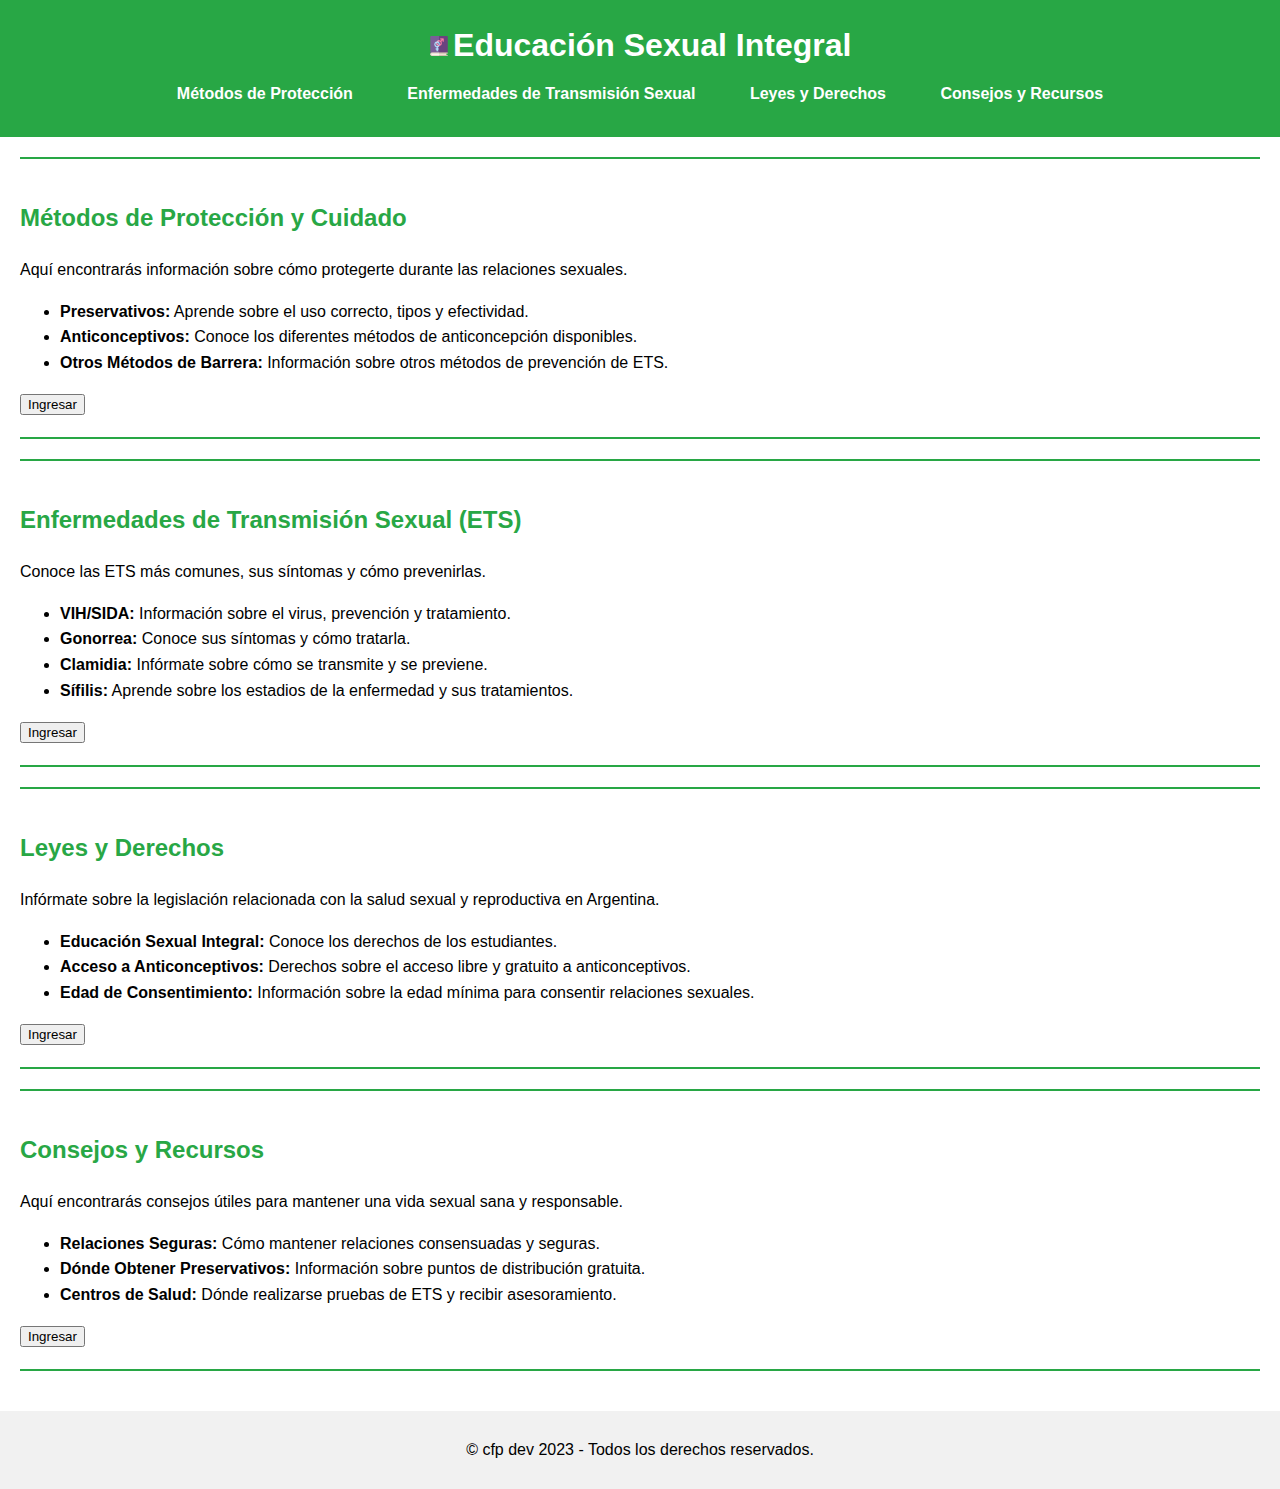
<file: index.html>
<!DOCTYPE html>
<html lang="es">
<head>
    <meta charset="UTF-8">
    <meta name="viewport" content="width=device-width, initial-scale=1.0">
    <title>Educación Sexual Integral</title>
    <link rel="icon" href="images/educacion-sexual.png" type="image/png">
    <link rel="stylesheet" href="styles/styles.css">
</head>
<body>
    <header>
        <img src="images/libro.png" width="20" height="20" style="display: inline; margin-top: 10px;">
        <h1 style="display: inline;">Educación Sexual Integral</h1>
        <nav>
            <ul>
                <li><a href="#metodos">Métodos de Protección</a></li>
                <li><a href="#ets">Enfermedades de Transmisión Sexual</a></li>
                <li><a href="#leyes">Leyes y Derechos</a></li>
                <li><a href="#consejos">Consejos y Recursos</a></li>
            </ul>
        </nav>
    </header>

    <main>
        <section id="metodos">
            <h2>Métodos de Protección y Cuidado</h2>
            <p>Aquí encontrarás información sobre cómo protegerte durante las relaciones sexuales.</p>
            <ul>
                <li><strong>Preservativos:</strong> Aprende sobre el uso correcto, tipos y efectividad.</li>
                <li><strong>Anticonceptivos:</strong> Conoce los diferentes métodos de anticoncepción disponibles.</li>
                <li><strong>Otros Métodos de Barrera:</strong> Información sobre otros métodos de prevención de ETS.</li>
            </ul>
            <button onclick="location.href='pages/metodos.html'">Ingresar</button>
        </section>

        <section id="ets">
            <h2>Enfermedades de Transmisión Sexual (ETS)</h2>
            <p>Conoce las ETS más comunes, sus síntomas y cómo prevenirlas.</p>
            <ul>
                <li><strong>VIH/SIDA:</strong> Información sobre el virus, prevención y tratamiento.</li>
                <li><strong>Gonorrea:</strong> Conoce sus síntomas y cómo tratarla.</li>
                <li><strong>Clamidia:</strong> Infórmate sobre cómo se transmite y se previene.</li>
                <li><strong>Sífilis:</strong> Aprende sobre los estadios de la enfermedad y sus tratamientos.</li>
            </ul>
            <button onclick="location.href='pages/ets.html'">Ingresar</button>
        </section>

        <section id="leyes">
            <h2>Leyes y Derechos</h2>
            <p>Infórmate sobre la legislación relacionada con la salud sexual y reproductiva en Argentina.</p>
            <ul>
                <li><strong>Educación Sexual Integral:</strong> Conoce los derechos de los estudiantes.</li>
                <li><strong>Acceso a Anticonceptivos:</strong> Derechos sobre el acceso libre y gratuito a anticonceptivos.</li>
                <li><strong>Edad de Consentimiento:</strong> Información sobre la edad mínima para consentir relaciones sexuales.</li>
            </ul>
            <button onclick="location.href='pages/leyes.html'">Ingresar</button>
        </section>

        <section id="consejos">
            <h2>Consejos y Recursos</h2>
            <p>Aquí encontrarás consejos útiles para mantener una vida sexual sana y responsable.</p>
            <ul>
                <li><strong>Relaciones Seguras:</strong> Cómo mantener relaciones consensuadas y seguras.</li>
                <li><strong>Dónde Obtener Preservativos:</strong> Información sobre puntos de distribución gratuita.</li>
                <li><strong>Centros de Salud:</strong> Dónde realizarse pruebas de ETS y recibir asesoramiento.</li>
            </ul>
            <button onclick="location.href='pages/consejos.html'">Ingresar</button>
        </section>
    </main>

    <footer>
        <p>&copy; cfp dev 2023 - Todos los derechos reservados.</p>
    </footer>
</body>
</html>
</file>
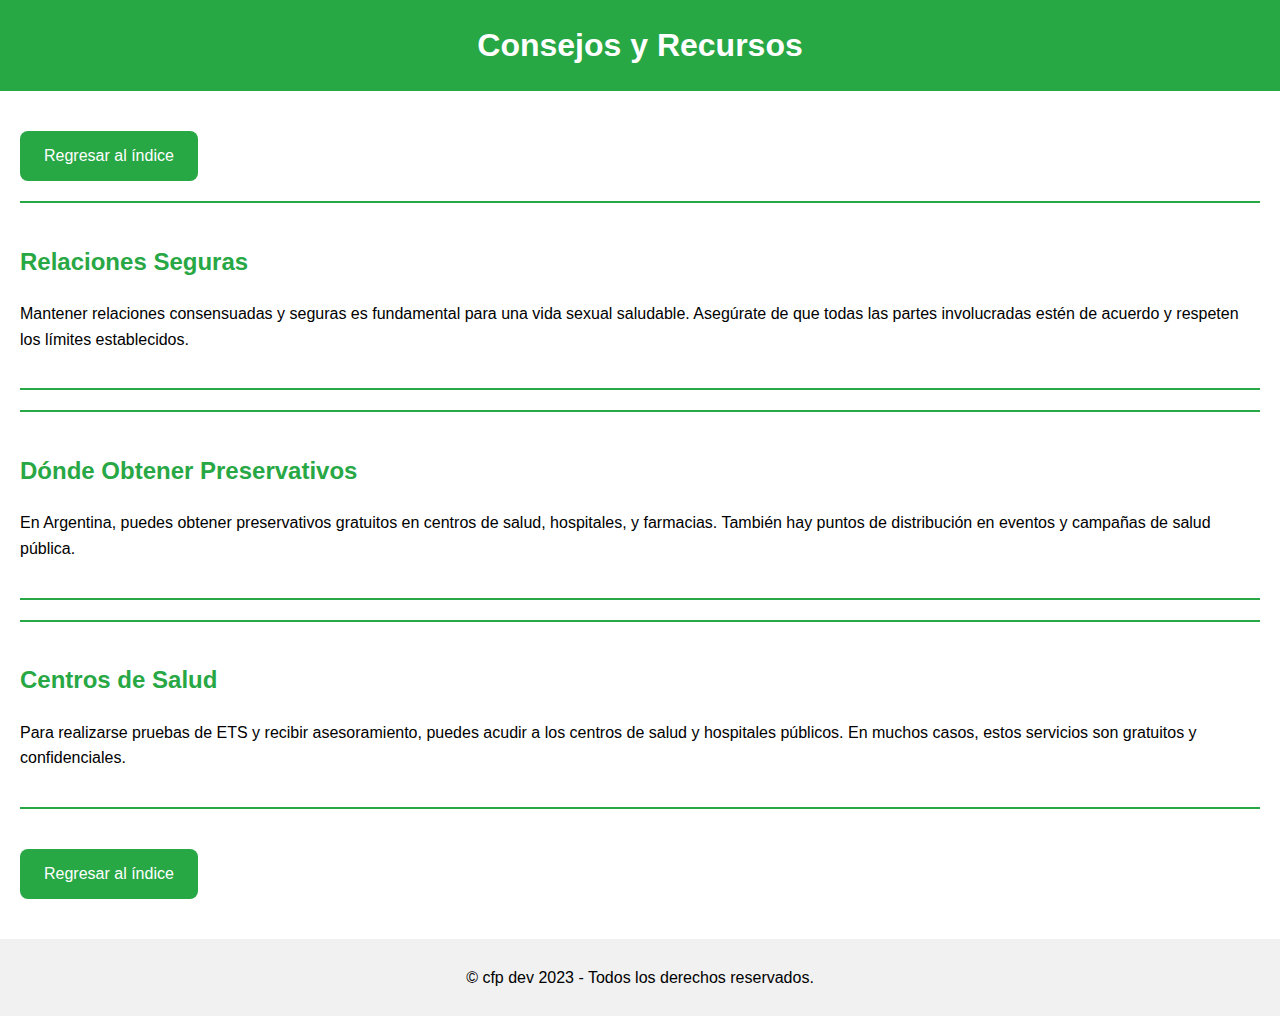
<file: pages/consejos.html>
<!DOCTYPE html>
<html lang="es">
<head>
    <meta charset="UTF-8">
    <meta name="viewport" content="width=device-width, initial-scale=1.0">
    <title>Consejos y Recursos</title>
    <link rel="icon" href="../images/educacion-sexual.png" type="image/png">
    <link rel="stylesheet" href="../styles/styles.css">
</head>
<body>
    
    <header>
        <h1>Consejos y Recursos</h1>
    </header>

    <main>
        <a href="../index.html" class="button footer-button">Regresar al índice</a>

        <section>
            <h2>Relaciones Seguras</h2>
            <p>Mantener relaciones consensuadas y seguras es fundamental para una vida sexual saludable. Asegúrate de que todas las partes involucradas estén de acuerdo y respeten los límites establecidos.</p>
        </section>

        <section>
            <h2>Dónde Obtener Preservativos</h2>
            <p>En Argentina, puedes obtener preservativos gratuitos en centros de salud, hospitales, y farmacias. También hay puntos de distribución en eventos y campañas de salud pública.</p>
        </section>

        <section>
            <h2>Centros de Salud</h2>
            <p>Para realizarse pruebas de ETS y recibir asesoramiento, puedes acudir a los centros de salud y hospitales públicos. En muchos casos, estos servicios son gratuitos y confidenciales.</p>
        </section>
        <a href="../index.html" class="button footer-button">Regresar al índice</a>

    </main>

    <footer>
        <p>&copy; cfp dev 2023 - Todos los derechos reservados.</p>
    </footer>
</body>
</html>
</file>
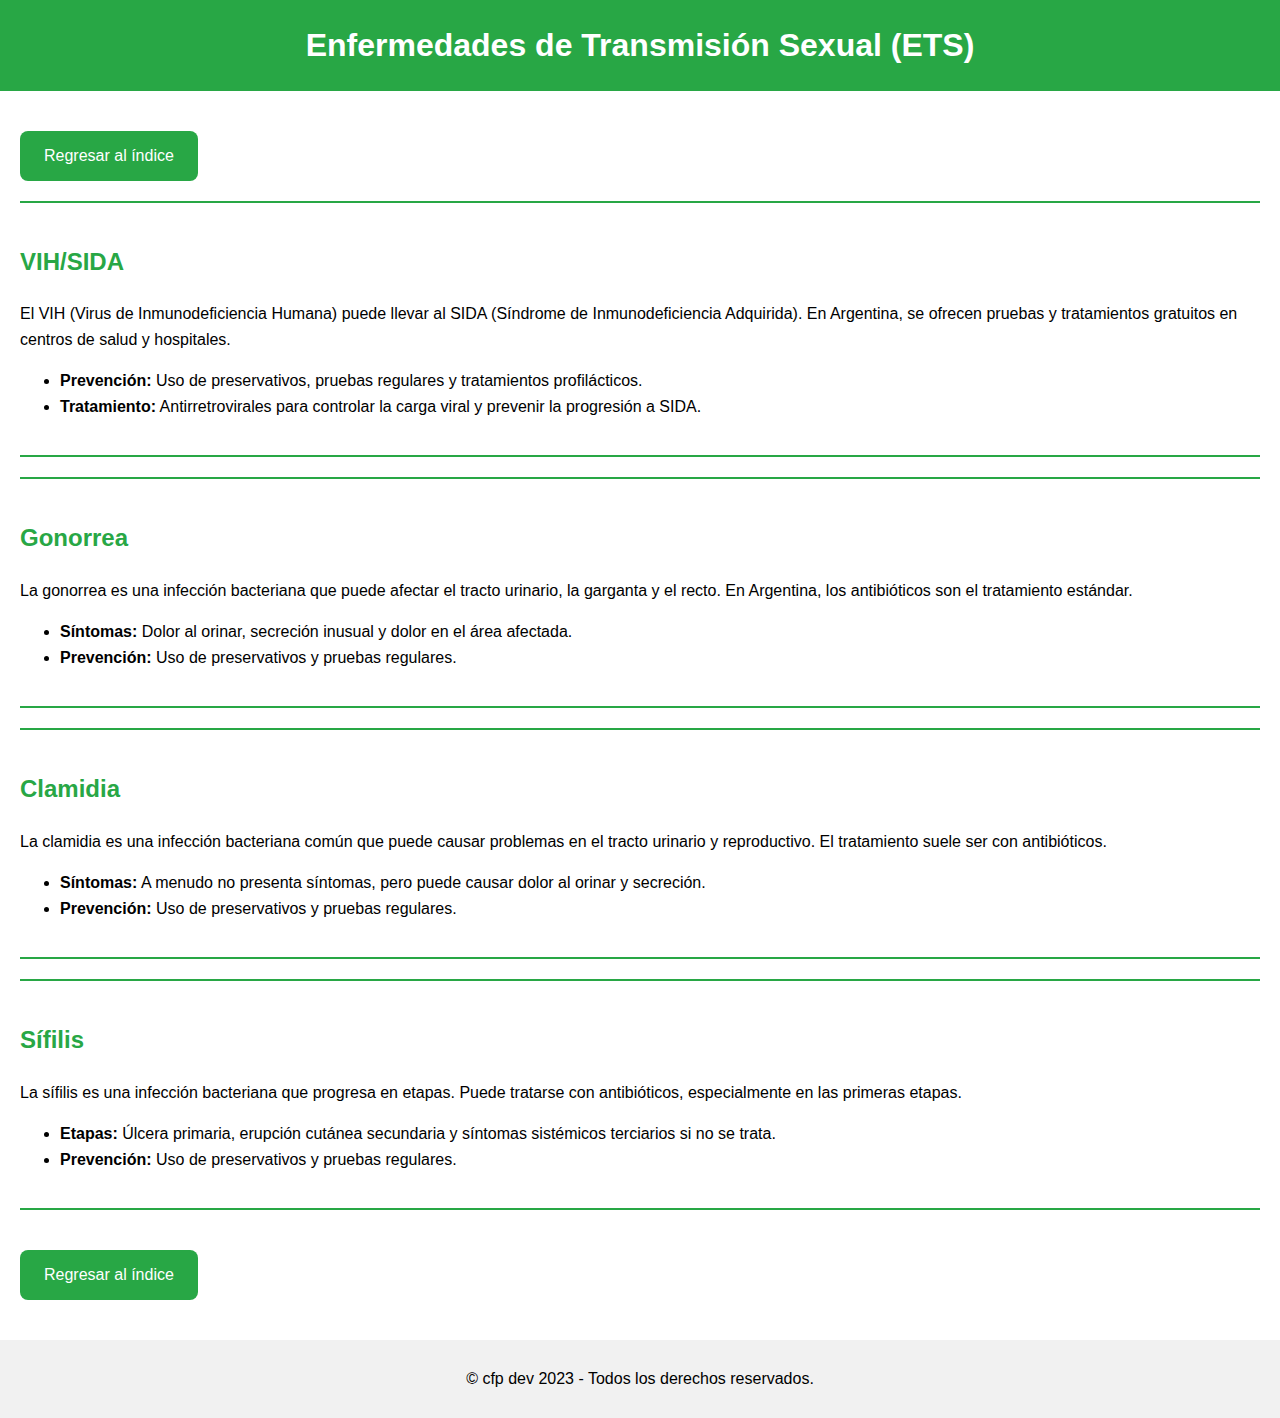
<file: pages/ets.html>
<!DOCTYPE html>
<html lang="es">
<head>
    <meta charset="UTF-8">
    <meta name="viewport" content="width=device-width, initial-scale=1.0">
    <title>Enfermedades de Transmisión Sexual (ETS)</title>
    <link rel="icon" href="../images/educacion-sexual.png" type="image/png">
    <link rel="stylesheet" href="../styles/styles.css">
</head>
<body>
    <header>
        <h1>Enfermedades de Transmisión Sexual (ETS)</h1>
    </header>

    <main>
        <a href="../index.html" class="button footer-button">Regresar al índice</a>

        <section>
            <h2>VIH/SIDA</h2>
            <p>El VIH (Virus de Inmunodeficiencia Humana) puede llevar al SIDA (Síndrome de Inmunodeficiencia Adquirida). En Argentina, se ofrecen pruebas y tratamientos gratuitos en centros de salud y hospitales.</p>
            <ul>
                <li><strong>Prevención:</strong> Uso de preservativos, pruebas regulares y tratamientos profilácticos.</li>
                <li><strong>Tratamiento:</strong> Antirretrovirales para controlar la carga viral y prevenir la progresión a SIDA.</li>
            </ul>
        </section>

        <section>
            <h2>Gonorrea</h2>
            <p>La gonorrea es una infección bacteriana que puede afectar el tracto urinario, la garganta y el recto. En Argentina, los antibióticos son el tratamiento estándar.</p>
            <ul>
                <li><strong>Síntomas:</strong> Dolor al orinar, secreción inusual y dolor en el área afectada.</li>
                <li><strong>Prevención:</strong> Uso de preservativos y pruebas regulares.</li>
            </ul>
        </section>

        <section>
            <h2>Clamidia</h2>
            <p>La clamidia es una infección bacteriana común que puede causar problemas en el tracto urinario y reproductivo. El tratamiento suele ser con antibióticos.</p>
            <ul>
                <li><strong>Síntomas:</strong> A menudo no presenta síntomas, pero puede causar dolor al orinar y secreción.</li>
                <li><strong>Prevención:</strong> Uso de preservativos y pruebas regulares.</li>
            </ul>
        </section>

        <section>
            <h2>Sífilis</h2>
            <p>La sífilis es una infección bacteriana que progresa en etapas. Puede tratarse con antibióticos, especialmente en las primeras etapas.</p>
            <ul>
                <li><strong>Etapas:</strong> Úlcera primaria, erupción cutánea secundaria y síntomas sistémicos terciarios si no se trata.</li>
                <li><strong>Prevención:</strong> Uso de preservativos y pruebas regulares.</li>
            </ul>
        </section>
        <a href="../index.html" class="button footer-button">Regresar al índice</a>
    </main>

    <footer>
        <p>&copy; cfp dev 2023 - Todos los derechos reservados.</p>
    </footer>
</body>
</html>
</file>
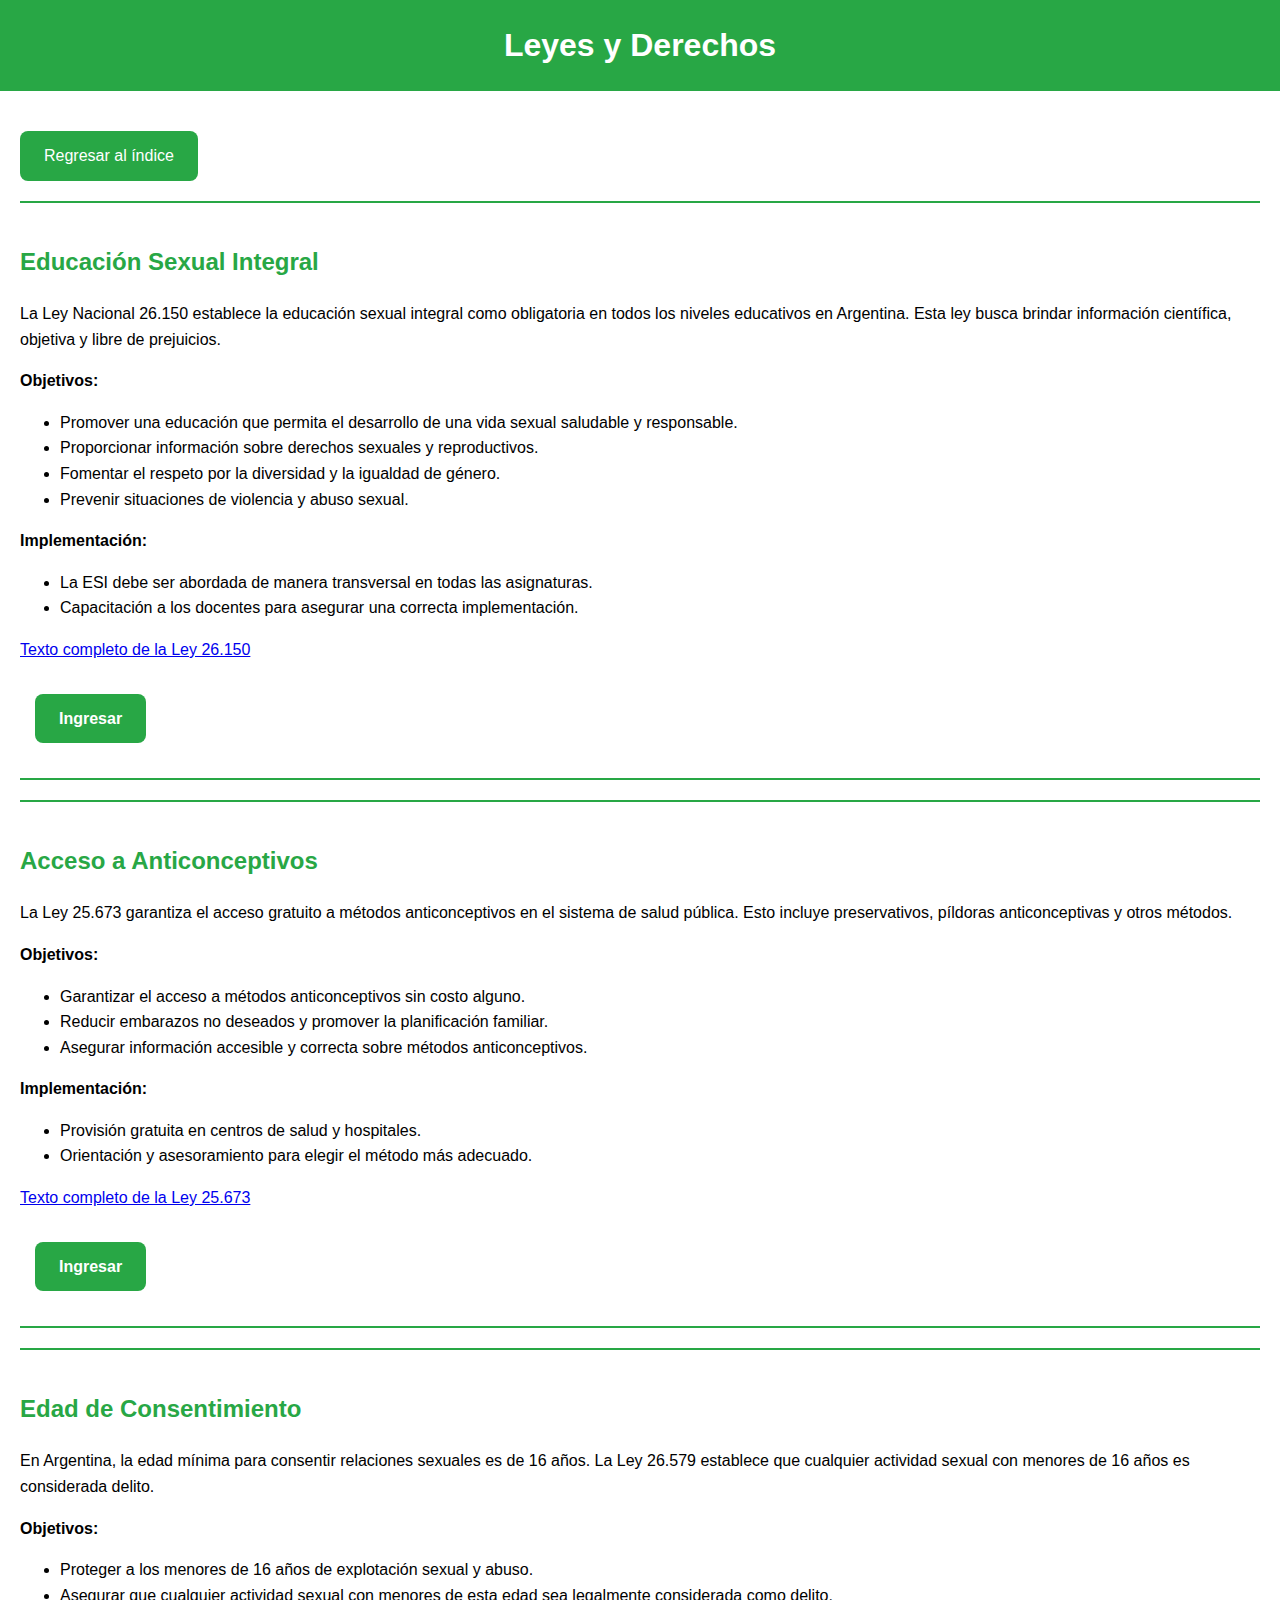
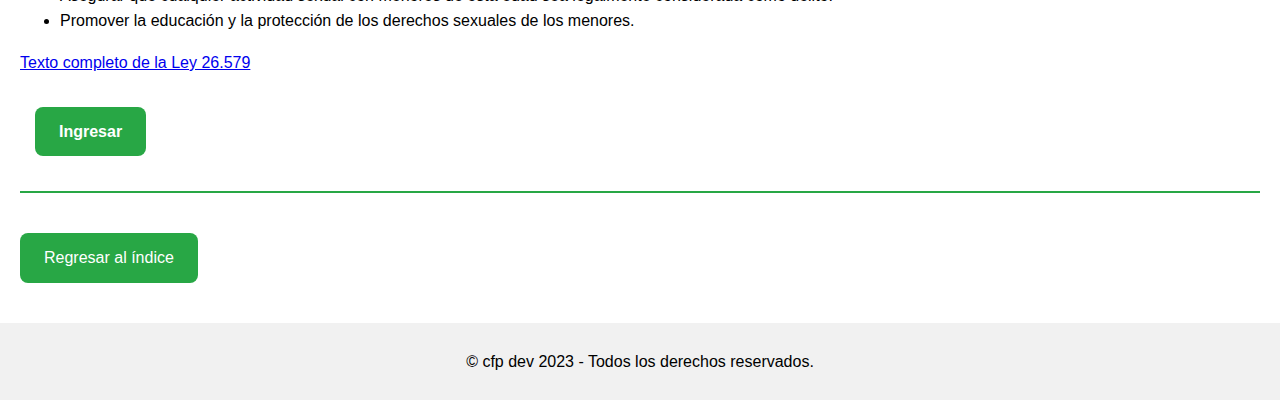
<file: pages/leyes.html>
<!DOCTYPE html>
<html lang="es">
<head>
    <meta charset="UTF-8">
    <meta name="viewport" content="width=device-width, initial-scale=1.0">
    <title>Leyes y Derechos</title>
    <link rel="icon" href="../images/educacion-sexual.png" type="image/png">
    <link rel="stylesheet" href="../styles/styles.css">
</head>
<body>
    <header>
        <h1>Leyes y Derechos</h1>
    </header>

    <main>
        <a href="../index.html" class="button footer-button">Regresar al índice</a>

        <section>
            <h2>Educación Sexual Integral</h2>
            <p>La Ley Nacional 26.150 establece la educación sexual integral como obligatoria en todos los niveles educativos en Argentina. Esta ley busca brindar información científica, objetiva y libre de prejuicios.</p>
            <p><strong>Objetivos:</strong></p>
            <ul>
                <li>Promover una educación que permita el desarrollo de una vida sexual saludable y responsable.</li>
                <li>Proporcionar información sobre derechos sexuales y reproductivos.</li>
                <li>Fomentar el respeto por la diversidad y la igualdad de género.</li>
                <li>Prevenir situaciones de violencia y abuso sexual.</li>
            </ul>
            <p><strong>Implementación:</strong></p>
            <ul>
                <li>La ESI debe ser abordada de manera transversal en todas las asignaturas.</li>
                <li>Capacitación a los docentes para asegurar una correcta implementación.</li>
            </ul>
            <p><a href="https://www.argentina.gob.ar/normativa/nacional/ley-26150-246636" target="_blank">Texto completo de la Ley 26.150</a></p>
            <a href="metodos.html" class="button ingresar-button">Ingresar</a>
        </section>

        <section>
            <h2>Acceso a Anticonceptivos</h2>
            <p>La Ley 25.673 garantiza el acceso gratuito a métodos anticonceptivos en el sistema de salud pública. Esto incluye preservativos, píldoras anticonceptivas y otros métodos.</p>
            <p><strong>Objetivos:</strong></p>
            <ul>
                <li>Garantizar el acceso a métodos anticonceptivos sin costo alguno.</li>
                <li>Reducir embarazos no deseados y promover la planificación familiar.</li>
                <li>Asegurar información accesible y correcta sobre métodos anticonceptivos.</li>
            </ul>
            <p><strong>Implementación:</strong></p>
            <ul>
                <li>Provisión gratuita en centros de salud y hospitales.</li>
                <li>Orientación y asesoramiento para elegir el método más adecuado.</li>
            </ul>
            <p><a href="https://www.argentina.gob.ar/normativa/nacional/ley-25673-246855" target="_blank">Texto completo de la Ley 25.673</a></p>
            <a href="metodos.html" class="button ingresar-button">Ingresar</a>
        </section>

        <section>
            <h2>Edad de Consentimiento</h2>
            <p>En Argentina, la edad mínima para consentir relaciones sexuales es de 16 años. La Ley 26.579 establece que cualquier actividad sexual con menores de 16 años es considerada delito.</p>
            <p><strong>Objetivos:</strong></p>
            <ul>
                <li>Proteger a los menores de 16 años de explotación sexual y abuso.</li>
                <li>Asegurar que cualquier actividad sexual con menores de esta edad sea legalmente considerada como delito.</li>
                <li>Promover la educación y la protección de los derechos sexuales de los menores.</li>
            </ul>
            <p><a href="https://www.argentina.gob.ar/normativa/nacional/ley-26579-245268" target="_blank">Texto completo de la Ley 26.579</a></p>
            <a href="metodos.html" class="button ingresar-button">Ingresar</a>
        </section>

        <a href="../index.html" class="button footer-button">Regresar al índice</a>
    </main>

    <footer>
        <p>&copy; cfp dev 2023 - Todos los derechos reservados.</p>
    </footer>
</body>
</html>
</file>
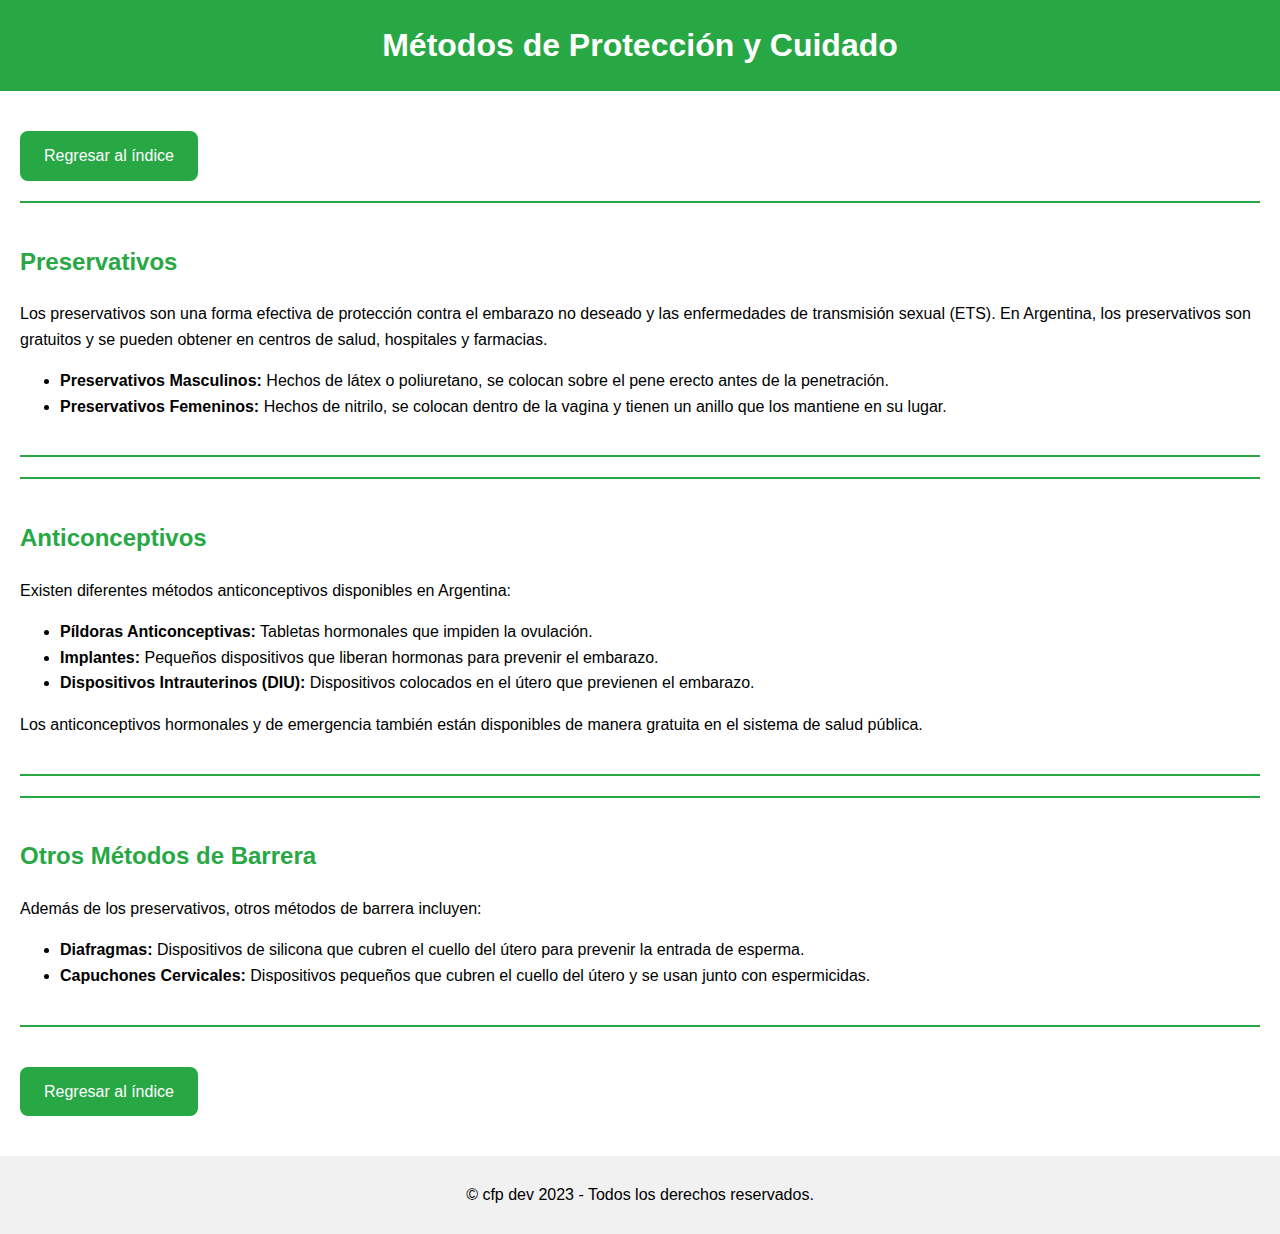
<file: pages/metodos.html>
<!DOCTYPE html>
<html lang="es">
<head>
    <meta charset="UTF-8">
    <meta name="viewport" content="width=device-width, initial-scale=1.0">
    <title>Métodos de Protección y Cuidado</title>
    <link rel="icon" href="../images/educacion-sexual.png" type="image/png">
    <link rel="stylesheet" href="../styles/styles.css">
</head>
<body>
    <header>
        <h1>Métodos de Protección y Cuidado</h1>
    </header>

    <main>
        <a href="../index.html" class="button footer-button">Regresar al índice</a>

        <section>
            <h2>Preservativos</h2>
            <p>Los preservativos son una forma efectiva de protección contra el embarazo no deseado y las enfermedades de transmisión sexual (ETS). En Argentina, los preservativos son gratuitos y se pueden obtener en centros de salud, hospitales y farmacias.</p>
            <ul>
                <li><strong>Preservativos Masculinos:</strong> Hechos de látex o poliuretano, se colocan sobre el pene erecto antes de la penetración.</li>
                <li><strong>Preservativos Femeninos:</strong> Hechos de nitrilo, se colocan dentro de la vagina y tienen un anillo que los mantiene en su lugar.</li>
            </ul>
        </section>

        <section>
            <h2>Anticonceptivos</h2>
            <p>Existen diferentes métodos anticonceptivos disponibles en Argentina:</p>
            <ul>
                <li><strong>Píldoras Anticonceptivas:</strong> Tabletas hormonales que impiden la ovulación.</li>
                <li><strong>Implantes:</strong> Pequeños dispositivos que liberan hormonas para prevenir el embarazo.</li>
                <li><strong>Dispositivos Intrauterinos (DIU):</strong> Dispositivos colocados en el útero que previenen el embarazo.</li>
            </ul>
            <p>Los anticonceptivos hormonales y de emergencia también están disponibles de manera gratuita en el sistema de salud pública.</p>
        </section>

        <section>
            <h2>Otros Métodos de Barrera</h2>
            <p>Además de los preservativos, otros métodos de barrera incluyen:</p>
            <ul>
                <li><strong>Diafragmas:</strong> Dispositivos de silicona que cubren el cuello del útero para prevenir la entrada de esperma.</li>
                <li><strong>Capuchones Cervicales:</strong> Dispositivos pequeños que cubren el cuello del útero y se usan junto con espermicidas.</li>
            </ul>
        </section>
        <a href="../index.html" class="button footer-button">Regresar al índice</a>
    </main>

    <footer>
        <p>&copy; cfp dev 2023 - Todos los derechos reservados.</p>
    </footer>
</body>
</html>
</file>
<file: styles/styles.css>
/* Estilo general para el cuerpo */
body {
    font-family: Arial, sans-serif;
    line-height: 1.6;
    margin: 0;
    padding: 0;
}

/* Estilo del encabezado */
header {
    background: #28a745; /* Verde para el encabezado */
    color: white;
    padding: 20px;
    text-align: center;
}

header h1 {
    margin: 0;
}

/* Estilo de la navegación */
nav ul {
    list-style: none;
    padding: 0;
    margin: 0;
    background-color: #28a745; /* Verde para la barra de navegación */
}

nav ul li {
    display: inline;
    margin: 0 10px;
}

nav ul li a {
    color: white;
    text-decoration: none;
    font-weight: bold;
    padding: 10px 15px;
    display: inline-block;
}

/* Estilo del contenido principal */
main {
    padding: 20px;
}

section {
    border-top: 2px solid #28a745; /* Línea arriba de la sección en verde */
    border-bottom: 2px solid #28a745; /* Línea abajo de la sección en verde */
    padding: 20px 0; /* Espaciado interno arriba y abajo */
    margin-bottom: 20px; /* Espaciado entre secciones */
}

h2 {
    color: #28a745; /* Verde para los encabezados de sección */
}

/* Estilo del pie de página */
footer {
    background: #f1f1f1;
    text-align: center;
    padding: 10px;
}

.footer-button {
    display: inline-block;
    padding: 12px 24px;
    background-color: #28a745; /* Verde para el botón */
    color: white;
    text-decoration: none;
    border-radius: 8px;
    text-align: center;
    font-size: 16px;
    margin-top: 20px;
    margin-bottom: 20px; /* Añade espacio abajo */
}

.footer-button:hover {
    background-color: #218838; /* Verde más oscuro al pasar el cursor */
}

/* Estilo del botón fijo */
.fixed-button {
    position: fixed;
    bottom: 20px;
    right: 20px;
    background-color: #28a745; /* Verde para el botón fijo */
    color: white;
    padding: 12px 24px;
    border-radius: 8px;
    text-align: center;
    font-size: 16px;
    text-decoration: none;
    box-shadow: 0 4px 8px rgba(0, 0, 0, 0.3);
    z-index: 1000;
}

.fixed-button:hover {
    background-color: #218838; /* Verde más oscuro al pasar el cursor */
}

/* Estilo del botón Ingresar */
.ingresar-button {
    background-color: #28a745; /* Verde para el botón Ingresar */
    color: #fff;
    padding: 12px 24px;
    border-radius: 8px;
    text-align: center;
    text-decoration: none;
    font-weight: bold;
    transition: background-color 0.3s, transform 0.2s;
    margin: 15px;
    display: inline-block;
}

.ingresar-button:hover {
    background-color: #218838; /* Verde más oscuro al pasar el cursor */
    transform: scale(1.05);
}
</file>
